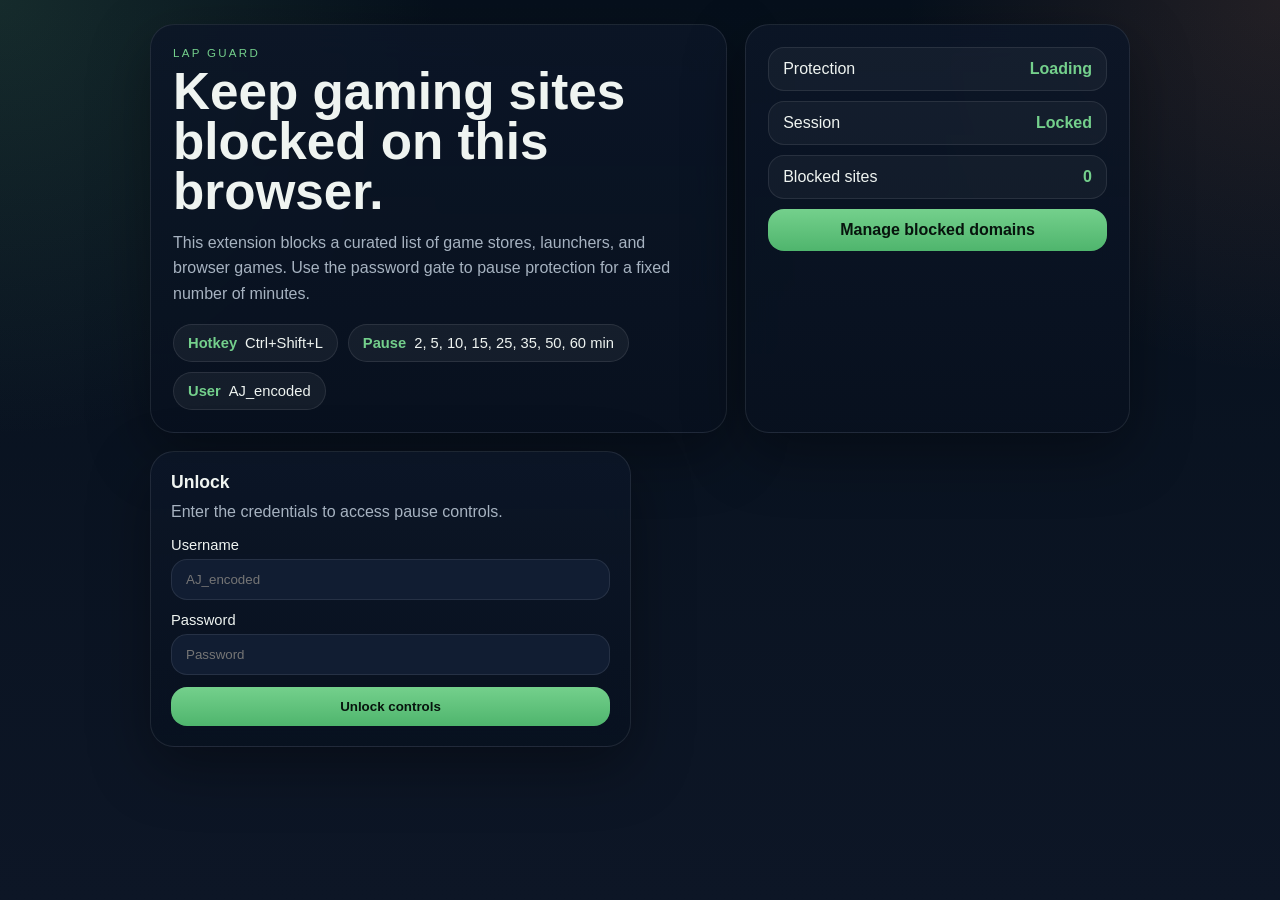
<file: extension/lap/index.html>
<!DOCTYPE html>
<html lang="en">
<head>
  <meta charset="UTF-8" />
  <meta name="viewport" content="width=device-width, initial-scale=1.0" />
  <title>Lap Guard</title>
  <link rel="stylesheet" href="styles.css" />
</head>
<body>
  <main class="shell">
    <section class="hero">
      <div class="card">
        <div class="card-inner">
          <p class="kicker">Lap Guard</p>
          <h1>Keep gaming sites blocked on this browser.</h1>
          <p class="lead">
            This extension blocks a curated list of game stores, launchers, and browser games.
            Use the password gate to pause protection for a fixed number of minutes.
          </p>
          <div class="badge-row">
            <span class="badge"><strong>Hotkey</strong> Ctrl+Shift+L</span>
            <span class="badge"><strong>Pause</strong> 2, 5, 10, 15, 25, 35, 50, 60 min</span>
            <span class="badge"><strong>User</strong> AJ_encoded</span>
          </div>
        </div>
      </div>

      <div class="card">
        <div class="card-inner status">
          <div class="status-line">
            <span>Protection</span>
            <strong id="protectionState">Loading</strong>
          </div>
          <div class="status-line">
            <span>Session</span>
            <strong id="sessionState">Locked</strong>
          </div>
          <div class="status-line">
            <span>Blocked sites</span>
            <strong id="blockedCount">0</strong>
          </div>
          <a class="button-link" href="options.html">Manage blocked domains</a>
        </div>
      </div>
    </section>

    <section class="panel-grid">
      <div class="card section">
        <h2>Unlock</h2>
        <p class="muted">Enter the credentials to access pause controls.</p>
        <form id="loginForm" class="form-row">
          <label>
            Username
            <input id="username" name="username" autocomplete="username" placeholder="AJ_encoded" required />
          </label>
          <label>
            Password
            <input id="password" name="password" type="password" autocomplete="current-password" placeholder="Password" required />
          </label>
          <button type="submit">Unlock controls</button>
          <div id="loginError" class="notice hidden"></div>
        </form>
      </div>

      <div class="card section hidden" id="dashboardPanel">
        <h2>Pause protection</h2>
        <p class="muted">Choose a duration. Blocking automatically resumes when the timer ends.</p>
        <div class="button-row" id="durationButtons"></div>
        <div class="spacer-sm"></div>
        <div class="button-row">
          <button type="button" class="secondary" id="refreshButton">Refresh status</button>
          <button type="button" class="danger" id="resumeButton">Re-enable now</button>
        </div>
        <div class="spacer-md"></div>
        <div class="status-line">
          <span>Paused until</span>
          <strong id="pausedUntil">Never</strong>
        </div>
      </div>
    </section>
  </main>

  <script src="index.js"></script>
</body>
</html>
</file>
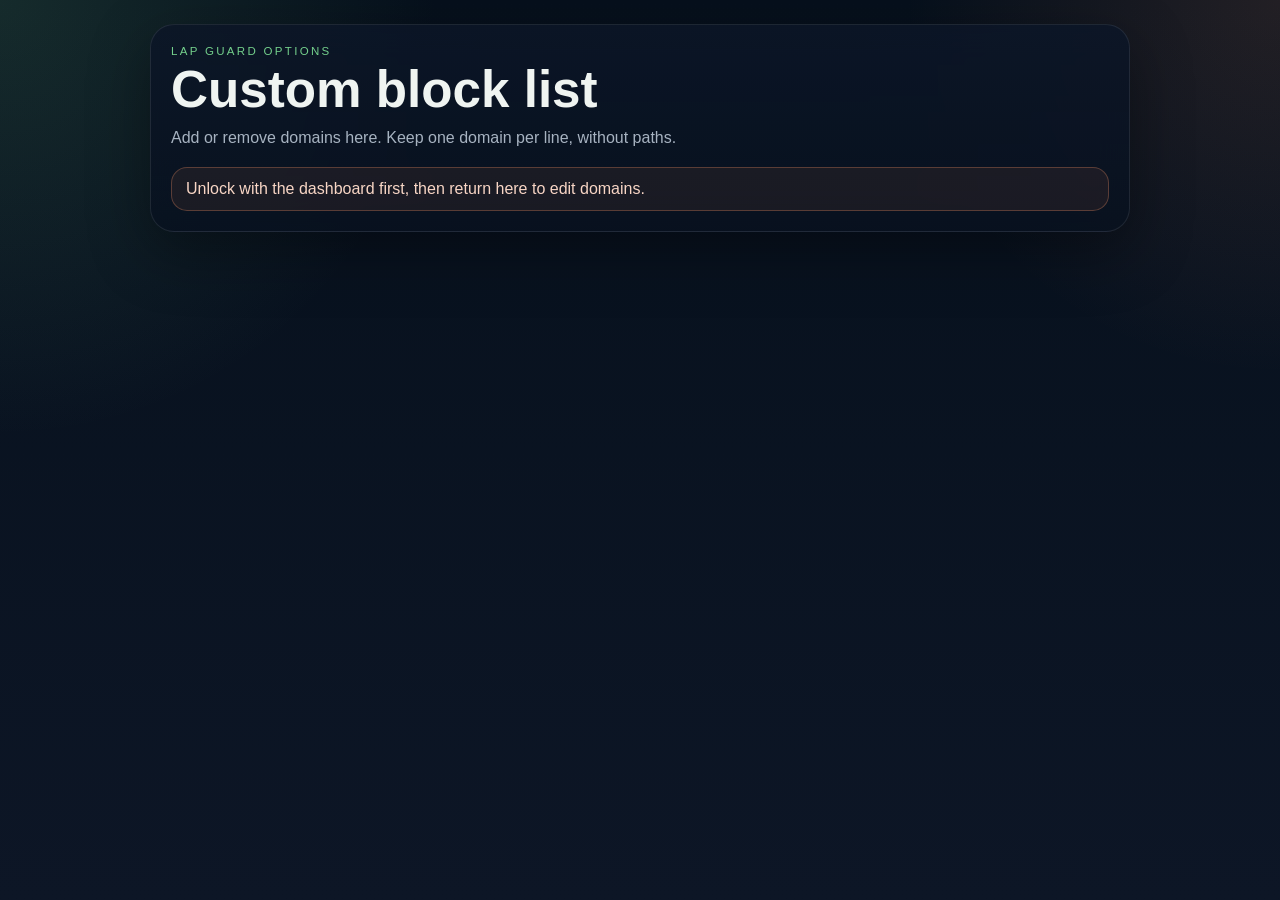
<file: extension/lap/options.html>
<!DOCTYPE html>
<html lang="en">
<head>
  <meta charset="UTF-8" />
  <meta name="viewport" content="width=device-width, initial-scale=1.0" />
  <title>Lap Guard Options</title>
  <link rel="stylesheet" href="styles.css" />
</head>
<body>
  <main class="shell">
    <section class="card section">
      <p class="kicker">Lap Guard options</p>
      <h1 class="heading-tight">Custom block list</h1>
      <p class="lead">
        Add or remove domains here. Keep one domain per line, without paths.
      </p>
      <div class="notice" id="authNotice">Unlock with the dashboard first, then return here to edit domains.</div>
      <div id="optionsPanel" class="hidden">
        <form id="optionsForm" class="form-row">
          <label>
            Blocked domains
            <textarea id="domainList" spellcheck="false" placeholder="roblox.com\nepicgames.com\nstore.steampowered.com"></textarea>
          </label>
          <div class="button-row">
            <button type="submit">Save domains</button>
            <button type="button" class="secondary" id="reloadButton">Reload</button>
          </div>
        </form>
        <div class="spacer-sm"></div>
        <div class="status-line">
          <span>Current domains</span>
          <strong id="domainCount">0</strong>
        </div>
        <div id="optionsError" class="notice hidden notice-top"></div>
      </div>
    </section>
  </main>

  <script src="options.js"></script>
</body>
</html>
</file>
<file: extension/lap/styles.css>
:root {
  color-scheme: dark;
  --bg: #08111f;
  --bg-accent: rgba(106, 172, 124, 0.12);
  --panel: rgba(12, 22, 39, 0.9);
  --panel-strong: rgba(18, 30, 52, 0.98);
  --border: rgba(255, 255, 255, 0.09);
  --text: #eff4f1;
  --muted: #a7b3c1;
  --accent: #74d08c;
  --accent-strong: #4fb56d;
  --warn: #ef8d61;
  --danger: #ff6f6f;
  --shadow: 0 20px 60px rgba(0, 0, 0, 0.35);
  font-family: "Segoe UI", "Aptos", "Trebuchet MS", sans-serif;
}

* {
  box-sizing: border-box;
}

html, body {
  margin: 0;
  min-height: 100%;
  background:
    radial-gradient(circle at top left, rgba(116, 208, 140, 0.14), transparent 28%),
    radial-gradient(circle at top right, rgba(239, 141, 97, 0.12), transparent 24%),
    linear-gradient(180deg, #06101c 0%, #0d1626 100%);
  color: var(--text);
}

body {
  min-height: 100vh;
  padding: 24px;
}

.shell {
  width: min(980px, 100%);
  margin: 0 auto;
}

.hero {
  display: grid;
  grid-template-columns: 1.2fr 0.8fr;
  gap: 18px;
  margin-bottom: 18px;
}

.card {
  background: linear-gradient(180deg, var(--panel), rgba(8, 17, 31, 0.85));
  border: 1px solid var(--border);
  border-radius: 24px;
  box-shadow: var(--shadow);
  -webkit-backdrop-filter: blur(18px);
  backdrop-filter: blur(18px);
}

.card-inner {
  padding: 22px;
}

.kicker {
  text-transform: uppercase;
  letter-spacing: 0.2em;
  color: var(--accent);
  font-size: 0.72rem;
  margin: 0 0 8px;
}

h1, h2, h3, p {
  margin-top: 0;
}

h1 {
  font-size: clamp(2rem, 4vw, 3.4rem);
  line-height: 0.98;
  margin-bottom: 12px;
}

.lead {
  color: var(--muted);
  line-height: 1.6;
  max-width: 58ch;
}

.badge-row {
  display: flex;
  flex-wrap: wrap;
  gap: 10px;
  margin-top: 18px;
}

.badge {
  display: inline-flex;
  align-items: center;
  gap: 8px;
  padding: 10px 14px;
  border-radius: 999px;
  background: rgba(255, 255, 255, 0.05);
  border: 1px solid var(--border);
  color: var(--text);
  font-size: 0.92rem;
}

.badge strong {
  color: var(--accent);
}

.panel-grid {
  display: grid;
  grid-template-columns: repeat(2, minmax(0, 1fr));
  gap: 18px;
}

.section {
  padding: 20px;
}

.section h2 {
  margin-bottom: 10px;
  font-size: 1.1rem;
}

.muted {
  color: var(--muted);
}

.form-row {
  display: grid;
  gap: 12px;
}

label {
  display: grid;
  gap: 6px;
  font-size: 0.92rem;
}

input, textarea {
  width: 100%;
  border: 1px solid var(--border);
  background: var(--panel-strong);
  color: var(--text);
  border-radius: 16px;
  padding: 12px 14px;
  outline: none;
}

textarea {
  min-height: 220px;
  resize: vertical;
  line-height: 1.5;
}

input:focus, textarea:focus {
  border-color: rgba(116, 208, 140, 0.55);
  box-shadow: 0 0 0 4px rgba(116, 208, 140, 0.12);
}

button, .button-link {
  appearance: none;
  border: 0;
  border-radius: 16px;
  padding: 12px 16px;
  background: linear-gradient(180deg, var(--accent), var(--accent-strong));
  color: #07140d;
  font-weight: 700;
  cursor: pointer;
  text-decoration: none;
  text-align: center;
}

button.secondary {
  background: rgba(255, 255, 255, 0.06);
  color: var(--text);
  border: 1px solid var(--border);
}

button.danger {
  background: linear-gradient(180deg, #ff9682, var(--danger));
  color: #250909;
}

button:disabled {
  opacity: 0.55;
  cursor: not-allowed;
}

.button-row {
  display: flex;
  flex-wrap: wrap;
  gap: 10px;
}

.pills {
  display: flex;
  flex-wrap: wrap;
  gap: 10px;
}

.pill {
  display: inline-flex;
  align-items: center;
  gap: 8px;
  padding: 10px 12px;
  border-radius: 999px;
  background: rgba(255, 255, 255, 0.06);
  border: 1px solid var(--border);
}

.pill button {
  padding: 0;
  width: 22px;
  height: 22px;
  border-radius: 50%;
  background: rgba(255, 255, 255, 0.12);
  color: var(--text);
  font-size: 0.8rem;
}

.status {
  display: grid;
  gap: 10px;
}

.status-line {
  display: flex;
  align-items: center;
  justify-content: space-between;
  gap: 12px;
  padding: 12px 14px;
  border-radius: 16px;
  background: rgba(255, 255, 255, 0.04);
  border: 1px solid var(--border);
}

.status-line strong {
  color: var(--accent);
}

.notice {
  padding: 12px 14px;
  border-radius: 16px;
  border: 1px solid rgba(239, 141, 97, 0.3);
  background: rgba(239, 141, 97, 0.08);
  color: #f8d6c5;
}

.hidden {
  display: none !important;
}

.spacer-sm {
  height: 12px;
}

.spacer-md {
  height: 16px;
}

.heading-tight {
  margin-bottom: 10px;
}

.notice-top {
  margin-top: 14px;
}

@media (max-width: 760px) {
  body {
    padding: 16px;
  }

  .hero,
  .panel-grid {
    grid-template-columns: 1fr;
  }
}
</file>
